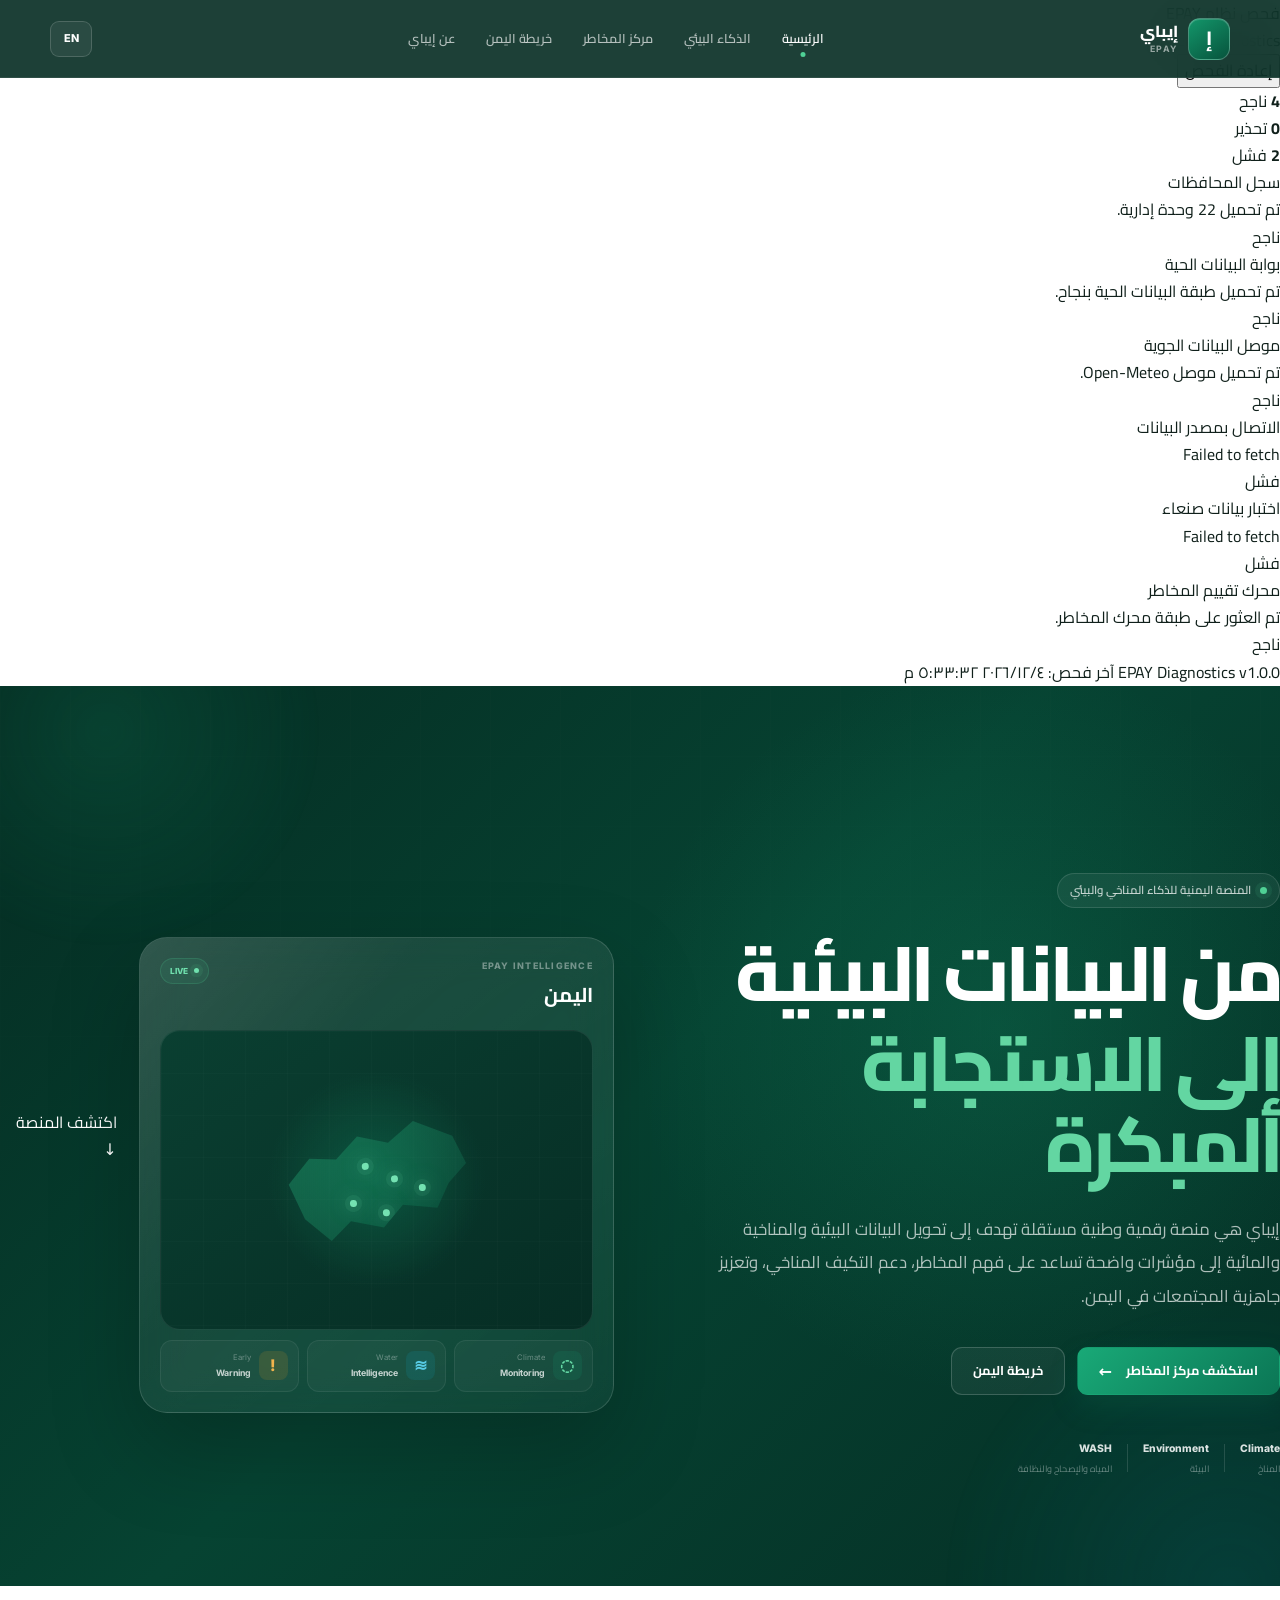
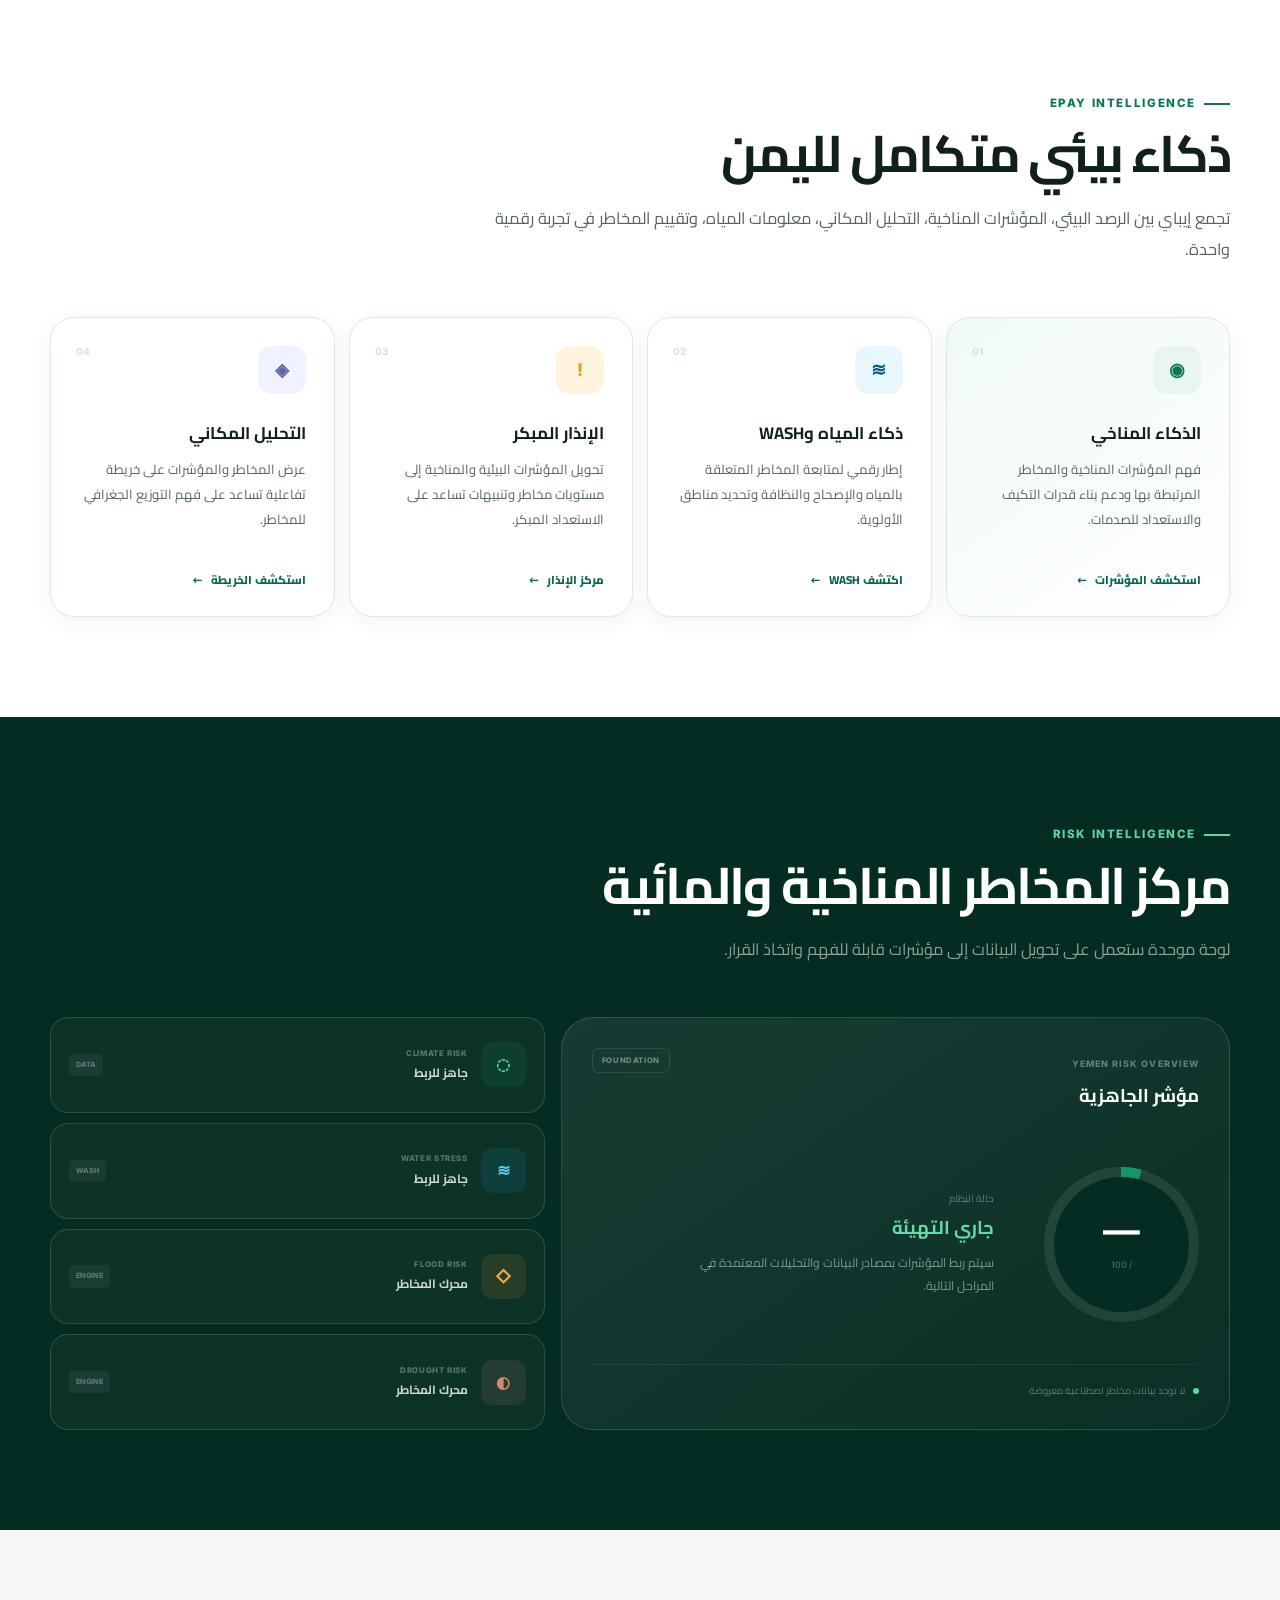
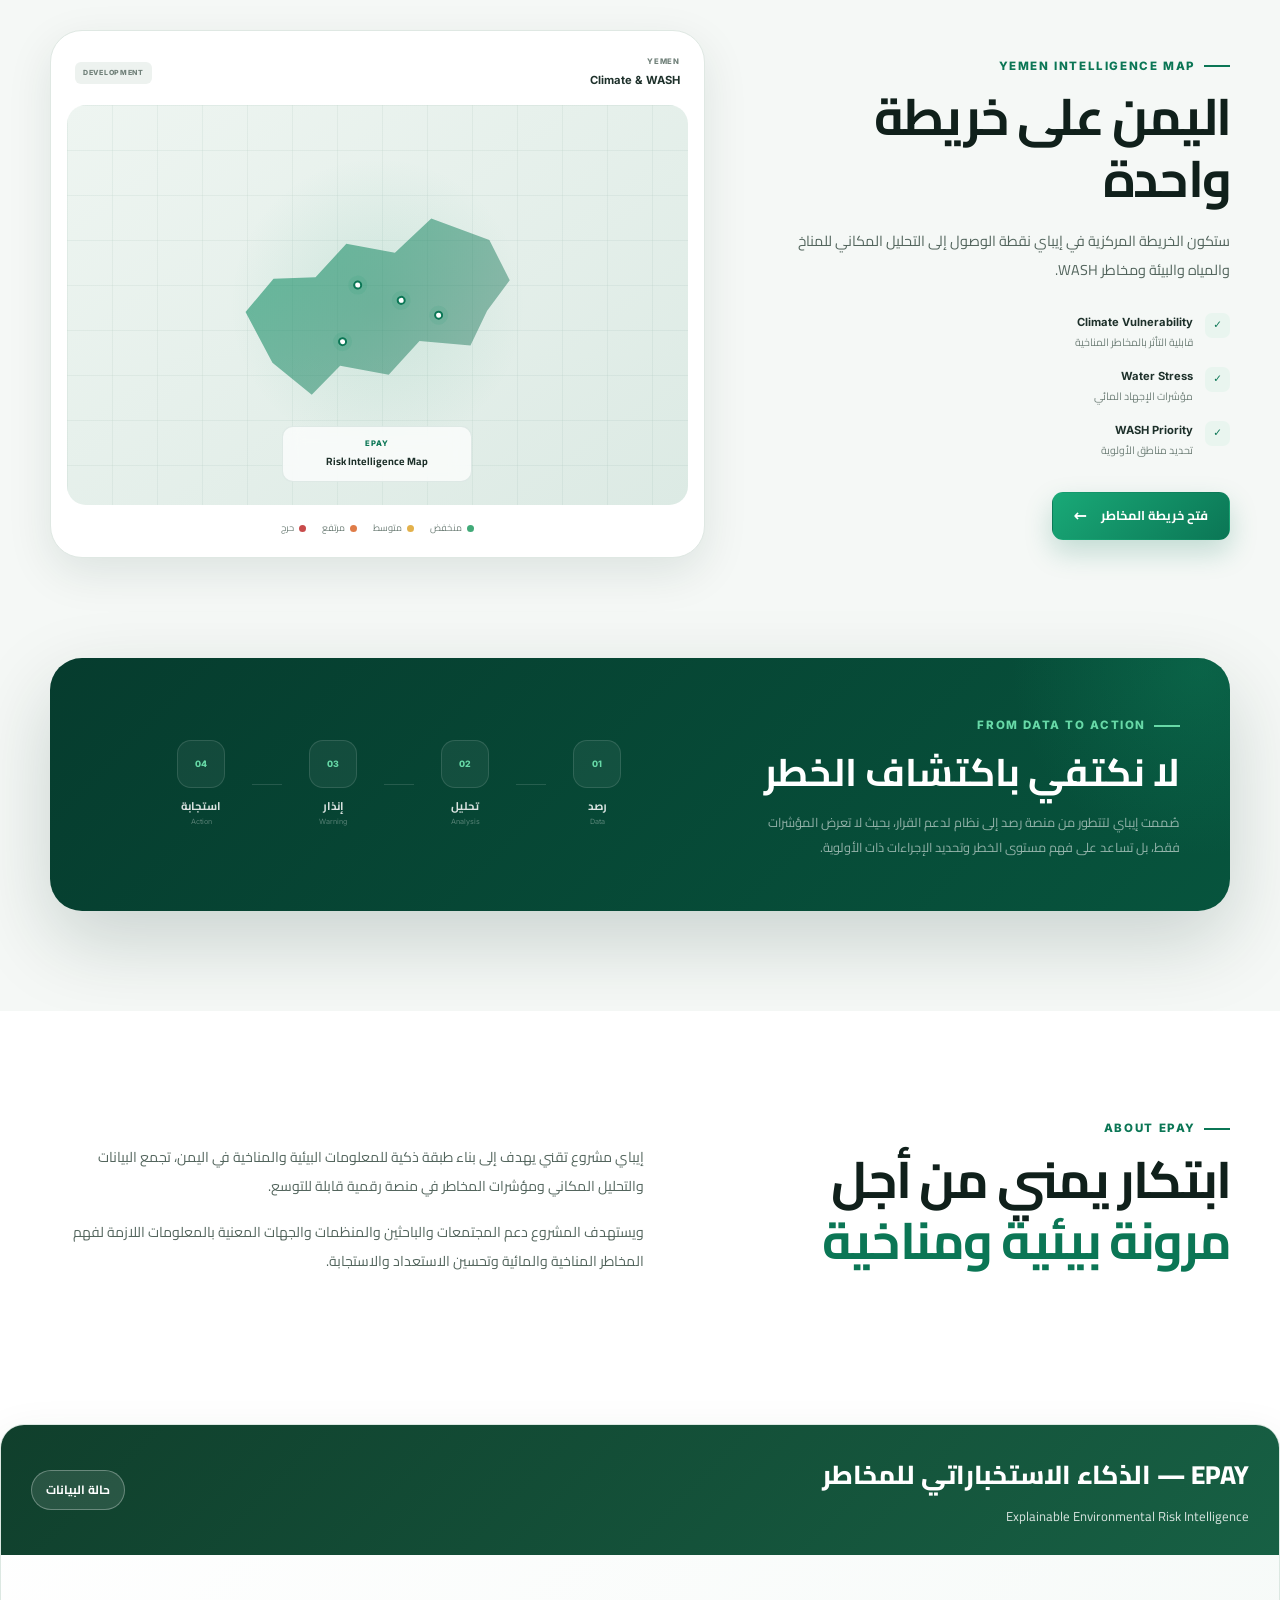
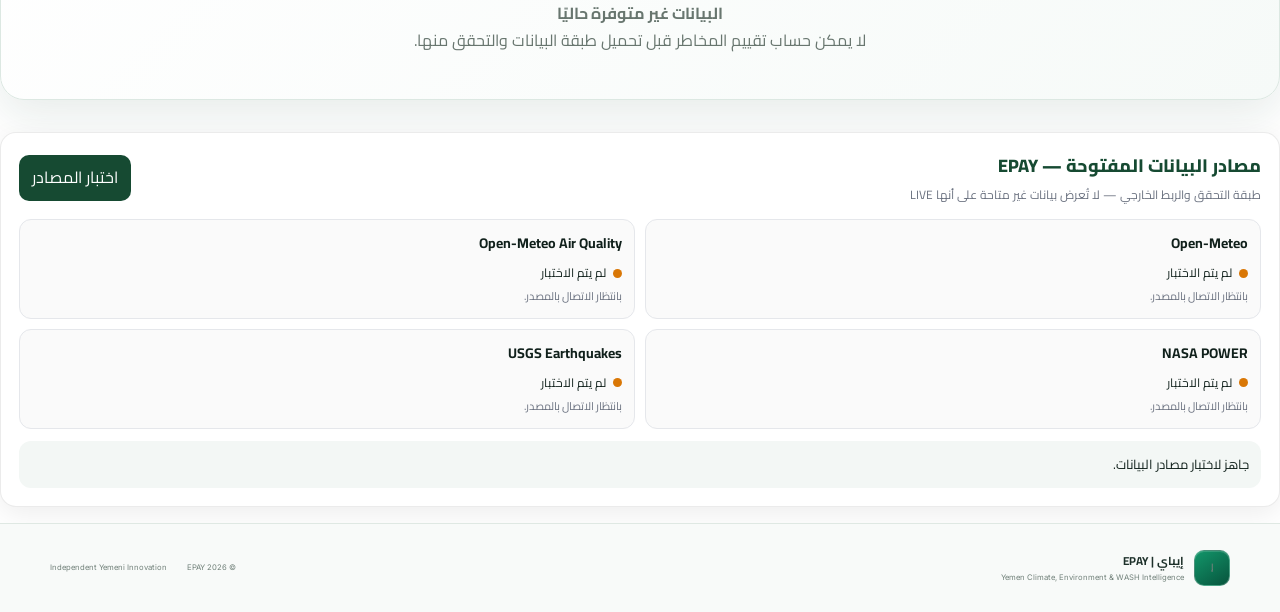
<file: index.html>
<!DOCTYPE html>
<html lang="ar" dir="rtl">
<head>
    <meta charset="UTF-8">

    <meta name="viewport"
          content="width=device-width, initial-scale=1.0, viewport-fit=cover">

    <meta name="theme-color" content="#0b5d45">

    <meta name="description"
          content="EPAY - Yemen Climate, Environment & WASH Intelligence Platform">

    <meta name="author" content="EPAY">

    <title>إيباي | EPAY — ذكاء المناخ والبيئة والمياه في اليمن</title>

    <!-- Google Fonts -->
    <link rel="preconnect" href="https://fonts.googleapis.com">
    <link rel="preconnect" href="https://fonts.gstatic.com" crossorigin>

    <link href="https://fonts.googleapis.com/css2?family=Cairo:wght@400;500;600;700;800&family=Inter:wght@400;500;600;700;800&display=swap"
          rel="stylesheet">

    <!-- Main stylesheet -->
    <link rel="stylesheet" href="css/style.css">
</head>

<body>

    <div id="epay-system-diagnostics"></div>

    <!-- =========================================================
         ACCESSIBILITY / LOADING
    ========================================================== -->

    <div id="pageLoader" class="page-loader" aria-hidden="true">
        <div class="loader-logo">EPAY</div>
        <div class="loader-line"></div>
        <span>جاري تحميل المنصة...</span>
    </div>


    <!-- =========================================================
         HEADER
    ========================================================== -->

    <header class="site-header" id="siteHeader">

        <div class="container header-inner">

            <a href="#home"
               class="brand"
               aria-label="EPAY - الصفحة الرئيسية">

                <div class="brand-mark">
                    <span>إ</span>
                </div>

                <div class="brand-text">
                    <strong>إيباي</strong>
                    <span>EPAY</span>
                </div>

            </a>


            <nav class="main-nav"
                 id="mainNav"
                 aria-label="التنقل الرئيسي">

                <a href="#home" class="nav-link active">
                    الرئيسية
                </a>

                <a href="#intelligence" class="nav-link">
                    الذكاء البيئي
                </a>

                <a href="#risk-center" class="nav-link">
                    مركز المخاطر
                </a>

                <a href="#map-preview" class="nav-link">
                    خريطة اليمن
                </a>

                <a href="#about" class="nav-link">
                    عن إيباي
                </a>

            </nav>


            <div class="header-actions">

                <button
                    class="language-button"
                    id="languageToggle"
                    type="button"
                    aria-label="تغيير اللغة">

                    <span id="languageLabel">EN</span>

                </button>


                <button
                    class="menu-button"
                    id="menuToggle"
                    type="button"
                    aria-label="فتح القائمة"
                    aria-expanded="false">

                    <span></span>
                    <span></span>
                    <span></span>

                </button>

            </div>

        </div>

    </header>


    <main id="mainContent">


        <!-- =====================================================
             HERO
        ====================================================== -->

        <section class="hero-section" id="home">

            <div class="hero-background">

                <div class="hero-orb hero-orb-one"></div>
                <div class="hero-orb hero-orb-two"></div>

                <div class="hero-grid"></div>

            </div>


            <div class="container hero-container">

                <div class="hero-content">

                    <div class="eyebrow">

                        <span class="status-dot"></span>

                        <span>
                            المنصة اليمنية للذكاء المناخي والبيئي
                        </span>

                    </div>


                    <h1>

                        من البيانات البيئية

                        <span>
                            إلى الاستجابة المبكرة
                        </span>

                    </h1>


                    <p class="hero-description">

                        إيباي هي منصة رقمية وطنية مستقلة تهدف إلى تحويل
                        البيانات البيئية والمناخية والمائية إلى مؤشرات
                        واضحة تساعد على فهم المخاطر، دعم التكيف المناخي،
                        وتعزيز جاهزية المجتمعات في اليمن.

                    </p>


                    <div class="hero-actions">

                        <a href="#risk-center"
                           class="button button-primary">

                            <span>استكشف مركز المخاطر</span>

                            <span class="button-arrow">←</span>

                        </a>


                        <a href="#map-preview"
                           class="button button-secondary">

                            <span>خريطة اليمن</span>

                        </a>

                    </div>


                    <div class="hero-trust">

                        <div class="trust-item">

                            <strong>Climate</strong>
                            <span>المناخ</span>

                        </div>

                        <div class="trust-divider"></div>

                        <div class="trust-item">

                            <strong>Environment</strong>
                            <span>البيئة</span>

                        </div>

                        <div class="trust-divider"></div>

                        <div class="trust-item">

                            <strong>WASH</strong>
                            <span>المياه والإصحاح والنظافة</span>

                        </div>

                    </div>

                </div>


                <!-- HERO VISUAL -->

                <div class="hero-visual">

                    <div class="intelligence-card">

                        <div class="card-top">

                            <div>

                                <span class="small-label">
                                    EPAY INTELLIGENCE
                                </span>

                                <h2>
                                    اليمن
                                </h2>

                            </div>

                            <div class="live-badge">

                                <span></span>
                                LIVE

                            </div>

                        </div>


                        <div class="mini-map">

                            <div class="map-glow"></div>

                            <div class="yemen-shape">

                                <span class="map-point point-one"></span>
                                <span class="map-point point-two"></span>
                                <span class="map-point point-three"></span>
                                <span class="map-point point-four"></span>
                                <span class="map-point point-five"></span>

                            </div>

                        </div>


                        <div class="mini-metrics">

                            <div class="mini-metric">

                                <span class="metric-icon climate-icon">
                                    ◌
                                </span>

                                <div>
                                    <small>Climate</small>
                                    <strong>Monitoring</strong>
                                </div>

                            </div>


                            <div class="mini-metric">

                                <span class="metric-icon water-icon">
                                    ≋
                                </span>

                                <div>
                                    <small>Water</small>
                                    <strong>Intelligence</strong>
                                </div>

                            </div>


                            <div class="mini-metric">

                                <span class="metric-icon warning-icon">
                                    !
                                </span>

                                <div>
                                    <small>Early</small>
                                    <strong>Warning</strong>
                                </div>

                            </div>

                        </div>

                    </div>

                </div>

            </div>


            <div class="scroll-indicator">

                <span>اكتشف المنصة</span>

                <span class="scroll-arrow">↓</span>

            </div>

        </section>


        <!-- =====================================================
             PLATFORM INTRO
        ====================================================== -->

        <section class="section section-intro"
                 id="intelligence">

            <div class="container">

                <div class="section-heading">

                    <div class="section-kicker">
                        EPAY INTELLIGENCE
                    </div>

                    <h2>
                        ذكاء بيئي متكامل لليمن
                    </h2>

                    <p>
                        تجمع إيباي بين الرصد البيئي، المؤشرات المناخية،
                        التحليل المكاني، معلومات المياه، وتقييم المخاطر
                        في تجربة رقمية واحدة.
                    </p>

                </div>


                <div class="feature-grid">


                    <article class="feature-card feature-card-main">

                        <div class="feature-icon">
                            ◉
                        </div>

                        <span class="feature-number">
                            01
                        </span>

                        <h3>
                            الذكاء المناخي
                        </h3>

                        <p>
                            فهم المؤشرات المناخية والمخاطر المرتبطة بها
                            ودعم بناء قدرات التكيف والاستعداد للصدمات.
                        </p>

                        <a href="#risk-center"
                           class="feature-link">
                            استكشف المؤشرات
                            <span>←</span>
                        </a>

                    </article>


                    <article class="feature-card">

                        <div class="feature-icon water-feature">
                            ≋
                        </div>

                        <span class="feature-number">
                            02
                        </span>

                        <h3>
                            ذكاء المياه وWASH
                        </h3>

                        <p>
                            إطار رقمي لمتابعة المخاطر المتعلقة بالمياه
                            والإصحاح والنظافة وتحديد مناطق الأولوية.
                        </p>

                        <a href="#risk-center"
                           class="feature-link">
                            اكتشف WASH
                            <span>←</span>
                        </a>

                    </article>


                    <article class="feature-card">

                        <div class="feature-icon warning-feature">
                            !
                        </div>

                        <span class="feature-number">
                            03
                        </span>

                        <h3>
                            الإنذار المبكر
                        </h3>

                        <p>
                            تحويل المؤشرات البيئية والمناخية إلى مستويات
                            مخاطر وتنبيهات تساعد على الاستعداد المبكر.
                        </p>

                        <a href="#risk-center"
                           class="feature-link">
                            مركز الإنذار
                            <span>←</span>
                        </a>

                    </article>


                    <article class="feature-card">

                        <div class="feature-icon map-feature">
                            ◈
                        </div>

                        <span class="feature-number">
                            04
                        </span>

                        <h3>
                            التحليل المكاني
                        </h3>

                        <p>
                            عرض المخاطر والمؤشرات على خريطة تفاعلية
                            تساعد على فهم التوزيع الجغرافي للمخاطر.
                        </p>

                        <a href="#map-preview"
                           class="feature-link">
                            استكشف الخريطة
                            <span>←</span>
                        </a>

                    </article>

                </div>

            </div>

        </section>


        <!-- =====================================================
             RISK CENTER
        ====================================================== -->

        <section class="section risk-section"
                 id="risk-center">

            <div class="container">

                <div class="section-heading heading-light">

                    <div class="section-kicker">
                        RISK INTELLIGENCE
                    </div>

                    <h2>
                        مركز المخاطر المناخية والمائية
                    </h2>

                    <p>
                        لوحة موحدة ستعمل على تحويل البيانات إلى مؤشرات
                        قابلة للفهم واتخاذ القرار.
                    </p>

                </div>


                <div class="risk-dashboard">


                    <div class="risk-overview-card">

                        <div class="risk-card-header">

                            <div>

                                <span>
                                    YEMEN RISK OVERVIEW
                                </span>

                                <h3>
                                    مؤشر الجاهزية
                                </h3>

                            </div>

                            <div class="prototype-label">
                                FOUNDATION
                            </div>

                        </div>


                        <div class="risk-score-area">

                            <div class="risk-ring">

                                <div class="risk-ring-inner">

                                    <strong id="readinessScore">
                                        —
                                    </strong>

                                    <span>
                                        / 100
                                    </span>

                                </div>

                            </div>


                            <div class="risk-summary">

                                <span class="risk-status-label">
                                    حالة النظام
                                </span>

                                <strong id="systemStatus">
                                    جاري التهيئة
                                </strong>

                                <p id="systemDescription">
                                    سيتم ربط المؤشرات بمصادر البيانات
                                    والتحليلات المعتمدة في المراحل التالية.
                                </p>

                            </div>

                        </div>


                        <div class="data-integrity">

                            <span class="integrity-dot"></span>

                            <span>
                                لا توجد بيانات مخاطر اصطناعية معروضة
                            </span>

                        </div>

                    </div>


                    <div class="indicator-stack">


                        <div class="indicator-card">

                            <div class="indicator-icon climate">
                                ◌
                            </div>

                            <div class="indicator-info">

                                <span>
                                    CLIMATE RISK
                                </span>

                                <strong>
                                    جاهز للربط
                                </strong>

                            </div>

                            <div class="indicator-state">
                                DATA
                            </div>

                        </div>


                        <div class="indicator-card">

                            <div class="indicator-icon water">
                                ≋
                            </div>

                            <div class="indicator-info">

                                <span>
                                    WATER STRESS
                                </span>

                                <strong>
                                    جاهز للربط
                                </strong>

                            </div>

                            <div class="indicator-state">
                                WASH
                            </div>

                        </div>


                        <div class="indicator-card">

                            <div class="indicator-icon flood">
                                ◇
                            </div>

                            <div class="indicator-info">

                                <span>
                                    FLOOD RISK
                                </span>

                                <strong>
                                    محرك المخاطر
                                </strong>

                            </div>

                            <div class="indicator-state">
                                ENGINE
                            </div>

                        </div>


                        <div class="indicator-card">

                            <div class="indicator-icon drought">
                                ◐
                            </div>

                            <div class="indicator-info">

                                <span>
                                    DROUGHT RISK
                                </span>

                                <strong>
                                    محرك المخاطر
                                </strong>

                            </div>

                            <div class="indicator-state">
                                ENGINE
                            </div>

                        </div>


                    </div>

                </div>

            </div>

        </section>


        <!-- =====================================================
             MAP PREVIEW
        ====================================================== -->

        <section class="section map-section"
                 id="map-preview">

            <div class="container">

                <div class="map-layout">


                    <div class="map-content">

                        <div class="section-kicker">
                            YEMEN INTELLIGENCE MAP
                        </div>

                        <h2>
                            اليمن على خريطة واحدة
                        </h2>

                        <p>
                            ستكون الخريطة المركزية في إيباي نقطة الوصول
                            إلى التحليل المكاني للمناخ والمياه والبيئة
                            ومخاطر WASH.
                        </p>


                        <div class="map-features">

                            <div class="map-feature-item">

                                <span class="map-feature-check">
                                    ✓
                                </span>

                                <div>
                                    <strong>
                                        Climate Vulnerability
                                    </strong>

                                    <span>
                                        قابلية التأثر بالمخاطر المناخية
                                    </span>
                                </div>

                            </div>


                            <div class="map-feature-item">

                                <span class="map-feature-check">
                                    ✓
                                </span>

                                <div>
                                    <strong>
                                        Water Stress
                                    </strong>

                                    <span>
                                        مؤشرات الإجهاد المائي
                                    </span>
                                </div>

                            </div>


                            <div class="map-feature-item">

                                <span class="map-feature-check">
                                    ✓
                                </span>

                                <div>
                                    <strong>
                                        WASH Priority
                                    </strong>

                                    <span>
                                        تحديد مناطق الأولوية
                                    </span>
                                </div>

                            </div>

                        </div>


                        <button
                            type="button"
                            class="button button-primary"
                            id="mapComingSoon">

                            فتح خريطة المخاطر

                            <span class="button-arrow">
                                ←
                            </span>

                        </button>

                    </div>


                    <div class="map-preview-card">

                        <div class="map-card-header">

                            <div>

                                <span>
                                    YEMEN
                                </span>

                                <strong>
                                    Climate & WASH
                                </strong>

                            </div>

                            <span class="map-status">
                                DEVELOPMENT
                            </span>

                        </div>


                        <div class="map-placeholder">

                            <div class="map-lines"></div>

                            <div class="map-yemen">

                                <span class="map-location l1"></span>
                                <span class="map-location l2"></span>
                                <span class="map-location l3"></span>
                                <span class="map-location l4"></span>

                            </div>

                            <div class="map-coming-label">
                                <span>EPAY</span>
                                <strong>
                                    Risk Intelligence Map
                                </strong>
                            </div>

                        </div>


                        <div class="map-legend">

                            <div>
                                <span class="legend-dot low"></span>
                                منخفض
                            </div>

                            <div>
                                <span class="legend-dot medium"></span>
                                متوسط
                            </div>

                            <div>
                                <span class="legend-dot high"></span>
                                مرتفع
                            </div>

                            <div>
                                <span class="legend-dot critical"></span>
                                حرج
                            </div>

                        </div>

                    </div>

                </div>

            </div>

        </section>


        <!-- =====================================================
             EARLY ACTION
        ====================================================== -->

        <section class="section action-section">

            <div class="container">

                <div class="action-panel">

                    <div class="action-content">

                        <div class="section-kicker">
                            FROM DATA TO ACTION
                        </div>

                        <h2>
                            لا نكتفي باكتشاف الخطر
                        </h2>

                        <p>
                            صُممت إيباي لتتطور من منصة رصد إلى نظام
                            لدعم القرار، بحيث لا تعرض المؤشرات فقط،
                            بل تساعد على فهم مستوى الخطر وتحديد
                            الإجراءات ذات الأولوية.
                        </p>

                    </div>


                    <div class="action-flow">

                        <div class="flow-step">

                            <span>01</span>
                            <strong>رصد</strong>
                            <small>Data</small>

                        </div>

                        <div class="flow-line"></div>

                        <div class="flow-step">

                            <span>02</span>
                            <strong>تحليل</strong>
                            <small>Analysis</small>

                        </div>

                        <div class="flow-line"></div>

                        <div class="flow-step">

                            <span>03</span>
                            <strong>إنذار</strong>
                            <small>Warning</small>

                        </div>

                        <div class="flow-line"></div>

                        <div class="flow-step">

                            <span>04</span>
                            <strong>استجابة</strong>
                            <small>Action</small>

                        </div>

                    </div>

                </div>

            </div>

        </section>


        <!-- =====================================================
             ABOUT
        ====================================================== -->

        <section class="section about-section"
                 id="about">

            <div class="container">

                <div class="about-grid">

                    <div>

                        <div class="section-kicker">
                            ABOUT EPAY
                        </div>

                        <h2>
                            ابتكار يمني من أجل
                            <span>مرونة بيئية ومناخية</span>
                        </h2>

                    </div>


                    <div>

                        <p>
                            إيباي مشروع تقني يهدف إلى بناء طبقة ذكية
                            للمعلومات البيئية والمناخية في اليمن،
                            تجمع البيانات والتحليل المكاني ومؤشرات
                            المخاطر في منصة رقمية قابلة للتوسع.
                        </p>

                        <p>
                            ويستهدف المشروع دعم المجتمعات والباحثين
                            والمنظمات والجهات المعنية بالمعلومات
                            اللازمة لفهم المخاطر المناخية والمائية
                            وتحسين الاستعداد والاستجابة.
                        </p>

                    </div>

                </div>

            </div>

        </section>


    </main>


    <!-- =========================================================
         FOOTER
    ========================================================== -->

    <footer class="site-footer">

        <div class="container footer-inner">

            <div class="footer-brand">

                <div class="brand-mark">
                    <span>إ</span>
                </div>

                <div>

                    <strong>
                        إيباي | EPAY
                    </strong>

                    <span>
                        Yemen Climate, Environment & WASH Intelligence
                    </span>

                </div>

            </div>


            <div class="footer-meta">

                <span>
                    © <span id="currentYear"></span> EPAY
                </span>

                <span>
                    Independent Yemeni Innovation
                </span>

            </div>

        </div>

    </footer>


    <!-- Main JavaScript -->
<script src="js/governorate-data.js"></script>
<script src="js/live-data.js"></script>
<script src="js/weather-provider.js"></script>
<script src="js/validation-engine.js"></script>
<script src="js/data-layer.js"></script>
<script src="js/climate-engine.js"></script>
<script src="js/wash-engine.js"></script>
<script src="js/risk-engine.js"></script>
    <script src="js/risk-intelligence-ui.js"></script>
<script src="js/system-diagnostics.js"></script>
    <script src="js/open-data-adapters.js"></script>
    <script src="js/epay-unified-data-bridge.js"></script>
    <script src="js/epay-data-status-panel.js"></script>
<script src="js/app.js"></script>    
    
    
 

</body>
                  </html>
</file>
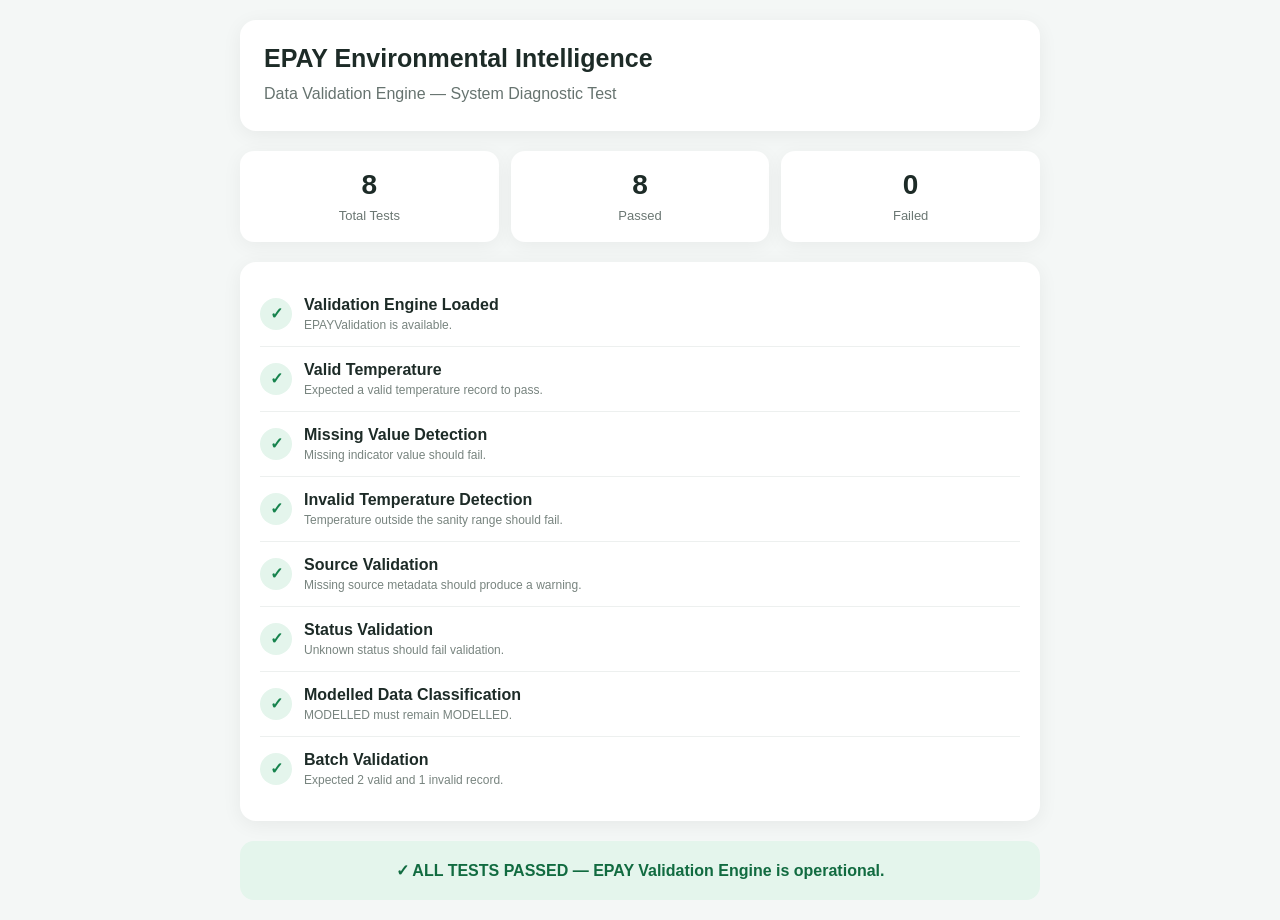
<file: test/validation-test.html>
<!DOCTYPE html>
<html lang="en" dir="ltr">
<head>
  <meta charset="UTF-8">

  <meta
    name="viewport"
    content="width=device-width, initial-scale=1.0"
  >

  <title>EPAY Validation Test</title>

  <style>
    * {
      box-sizing: border-box;
    }

    body {
      margin: 0;
      padding: 20px;
      font-family: Arial, sans-serif;
      background: #f4f7f6;
      color: #1d2b27;
    }

    .container {
      width: 100%;
      max-width: 800px;
      margin: 0 auto;
    }

    .header {
      background: #ffffff;
      border-radius: 16px;
      padding: 24px;
      margin-bottom: 20px;
      box-shadow: 0 4px 20px rgba(0, 0, 0, 0.06);
    }

    .header h1 {
      margin: 0 0 8px;
      font-size: 25px;
    }

    .header p {
      margin: 0;
      color: #66736f;
      line-height: 1.6;
    }

    .summary {
      display: grid;
      grid-template-columns: repeat(3, 1fr);
      gap: 12px;
      margin-bottom: 20px;
    }

    .summary-card {
      background: #ffffff;
      border-radius: 14px;
      padding: 18px;
      text-align: center;
      box-shadow: 0 4px 20px rgba(0, 0, 0, 0.05);
    }

    .summary-card strong {
      display: block;
      font-size: 28px;
      margin-bottom: 5px;
    }

    .summary-card span {
      color: #6b7773;
      font-size: 13px;
    }

    .tests {
      background: #ffffff;
      border-radius: 16px;
      padding: 20px;
      box-shadow: 0 4px 20px rgba(0, 0, 0, 0.06);
    }

    .test {
      display: flex;
      align-items: center;
      gap: 12px;
      padding: 14px 0;
      border-bottom: 1px solid #edf0ef;
    }

    .test:last-child {
      border-bottom: none;
    }

    .icon {
      width: 32px;
      height: 32px;
      border-radius: 50%;
      display: flex;
      align-items: center;
      justify-content: center;
      font-weight: bold;
      flex-shrink: 0;
    }

    .pass {
      background: #e4f5ec;
      color: #16834d;
    }

    .fail {
      background: #fde8e8;
      color: #c62828;
    }

    .test-name {
      font-weight: 600;
    }

    .test-detail {
      display: block;
      margin-top: 4px;
      font-size: 12px;
      color: #78847f;
    }

    .final-result {
      margin-top: 20px;
      border-radius: 14px;
      padding: 20px;
      text-align: center;
      font-weight: bold;
    }

    .success {
      background: #e4f5ec;
      color: #116b40;
    }

    .failure {
      background: #fde8e8;
      color: #a61b1b;
    }

    .loading {
      text-align: center;
      padding: 30px;
      color: #66736f;
    }

    @media (max-width: 600px) {
      body {
        padding: 12px;
      }

      .summary {
        grid-template-columns: 1fr;
      }

      .header h1 {
        font-size: 21px;
      }
    }
  </style>
</head>

<body>

  <div class="container">

    <div class="header">
      <h1>EPAY Environmental Intelligence</h1>
      <p>
        Data Validation Engine — System Diagnostic Test
      </p>
    </div>

    <div id="loading" class="loading">
      Running validation tests...
    </div>

    <div id="content" style="display:none;">

      <div class="summary">

        <div class="summary-card">
          <strong id="total">0</strong>
          <span>Total Tests</span>
        </div>

        <div class="summary-card">
          <strong id="passed">0</strong>
          <span>Passed</span>
        </div>

        <div class="summary-card">
          <strong id="failed">0</strong>
          <span>Failed</span>
        </div>

      </div>

      <div class="tests" id="tests"></div>

      <div id="finalResult" class="final-result"></div>

    </div>

  </div>

  <!--
    IMPORTANT:
    validation-engine.js must be loaded first.
  -->

  <script src="../js/validation-engine.js"></script>

  <script>

    (function () {

      "use strict";

      const tests = [];
      let passed = 0;
      let failed = 0;

      function addTest(name, success, detail) {

        tests.push({
          name: name,
          success: success,
          detail: detail || ""
        });

        if (success) {
          passed++;
        } else {
          failed++;
        }
      }

      function runTests() {

        /*
         * TEST 1
         * Engine availability
         */

        const engineAvailable =
          typeof window.EPAYValidation === "object";

        addTest(
          "Validation Engine Loaded",
          engineAvailable,
          engineAvailable
            ? "EPAYValidation is available."
            : "EPAYValidation was not loaded."
        );

        if (!engineAvailable) {
          renderResults();
          return;
        }

        const validator =
          window.EPAYValidation;

        /*
         * TEST 2
         * Valid temperature
         */

        const validTemperature = {
          indicatorId: "temperature",
          value: 27,
          unit: "°C",
          timestamp: new Date().toISOString(),
          sourceId: "open-weather",
          sourceName: "OpenWeather",
          status: "VERIFIED",
          maxAgeHours: 24
        };

        const result1 =
          validator.validateRecord(
            validTemperature
          );

        addTest(
          "Valid Temperature",
          result1.valid === true,
          "Expected a valid temperature record to pass."
        );

        /*
         * TEST 3
         * Missing value
         */

        const missingValue = {
          indicatorId: "temperature",
          value: null,
          unit: "°C",
          timestamp: new Date().toISOString(),
          sourceId: "open-weather",
          sourceName: "OpenWeather",
          status: "VERIFIED",
          maxAgeHours: 24
        };

        const result2 =
          validator.validateRecord(
            missingValue
          );

        addTest(
          "Missing Value Detection",
          result2.valid === false,
          "Missing indicator value should fail."
        );

        /*
         * TEST 4
         * Impossible temperature
         */

        const invalidTemperature = {
          indicatorId: "temperature",
          value: 500,
          unit: "°C",
          timestamp: new Date().toISOString(),
          sourceId: "open-weather",
          sourceName: "OpenWeather",
          status: "LIVE",
          maxAgeHours: 24
        };

        const result3 =
          validator.validateRecord(
            invalidTemperature
          );

        addTest(
          "Invalid Temperature Detection",
          result3.valid === false,
          "Temperature outside the sanity range should fail."
        );

        /*
         * TEST 5
         * Missing source
         */

        const missingSource = {
          indicatorId: "rainfall",
          value: 20,
          unit: "mm",
          timestamp: new Date().toISOString(),
          sourceId: "",
          sourceName: "",
          status: "LIVE",
          maxAgeHours: 24
        };

        const result4 =
          validator.validateRecord(
            missingSource
          );

        addTest(
          "Source Validation",
          result4.warnings.length > 0,
          "Missing source metadata should produce a warning."
        );

        /*
         * TEST 6
         * Unknown status
         */

        const unknownStatus = {
          indicatorId: "rainfall",
          value: 20,
          unit: "mm",
          timestamp: new Date().toISOString(),
          sourceId: "open-weather",
          sourceName: "OpenWeather",
          status: "UNKNOWN_STATUS",
          maxAgeHours: 24
        };

        const result5 =
          validator.validateRecord(
            unknownStatus
          );

        addTest(
          "Status Validation",
          result5.valid === false,
          "Unknown status should fail validation."
        );

        /*
         * TEST 7
         * Modelled risk
         */

        const modelledRisk = {
          indicatorId: "flood-risk",
          value: 72,
          unit: "risk_score_0_100",
          timestamp: new Date().toISOString(),
          sourceId: "open-weather",
          sourceName: "OpenWeather",
          status: "MODELLED",
          maxAgeHours: 24
        };

        const result6 =
          validator.validateRecord(
            modelledRisk
          );

        addTest(
          "Modelled Data Classification",
          result6.valid === true &&
          result6.status === "MODELLED",
          "MODELLED must remain MODELLED."
        );

        /*
         * TEST 8
         * Batch validation
         */

        const batchResult =
          validator.validateBatch([
            validTemperature,
            modelledRisk,
            missingValue
          ]);

        addTest(
          "Batch Validation",
          batchResult.total === 3 &&
          batchResult.validRecords === 2 &&
          batchResult.invalidRecords === 1,
          "Expected 2 valid and 1 invalid record."
        );

        renderResults();
      }

      function renderResults() {

        document.getElementById(
          "loading"
        ).style.display = "none";

        document.getElementById(
          "content"
        ).style.display = "block";

        document.getElementById(
          "total"
        ).textContent = tests.length;

        document.getElementById(
          "passed"
        ).textContent = passed;

        document.getElementById(
          "failed"
        ).textContent = failed;

        const testsContainer =
          document.getElementById("tests");

        testsContainer.innerHTML = "";

        tests.forEach(function (test) {

          const row =
            document.createElement("div");

          row.className = "test";

          const icon =
            document.createElement("div");

          icon.className =
            "icon " +
            (test.success
              ? "pass"
              : "fail");

          icon.textContent =
            test.success
              ? "✓"
              : "✕";

          const text =
            document.createElement("div");

          const name =
            document.createElement("div");

          name.className = "test-name";

          name.textContent =
            test.name;

          const detail =
            document.createElement("span");

          detail.className =
            "test-detail";

          detail.textContent =
            test.detail;

          text.appendChild(name);
          text.appendChild(detail);

          row.appendChild(icon);
          row.appendChild(text);

          testsContainer.appendChild(row);

        });

        const finalResult =
          document.getElementById(
            "finalResult"
          );

        if (
          tests.length > 0 &&
          failed === 0
        ) {

          finalResult.className =
            "final-result success";

          finalResult.textContent =
            "✓ ALL TESTS PASSED — EPAY Validation Engine is operational.";

        } else {

          finalResult.className =
            "final-result failure";

          finalResult.textContent =
            "✕ TEST FAILURE — Do not proceed until the failed test is resolved.";

        }
      }

      /*
       * Start after page load.
       */

      window.addEventListener(
        "load",
        runTests
      );

    })();

  </script>

</body>
</html>
</file>
<file: css/style.css>
/* =========================================================
   EPAY — YEMEN CLIMATE, ENVIRONMENT & WASH INTELLIGENCE
   Core Design System
========================================================= */

:root {

    --green-950: #052c22;
    --green-900: #063c2e;
    --green-800: #07543d;
    --green-700: #08664a;
    --green-600: #0b7655;
    --green-500: #13966a;

    --green-soft: #e9f5ef;

    --water-700: #075985;
    --water-500: #0ea5c6;
    --water-soft: #e8f7fb;

    --ink-950: #10201b;
    --ink-800: #1d302a;
    --ink-700: #344840;
    --ink-600: #53655d;
    --ink-500: #71817a;

    --surface: #ffffff;
    --surface-soft: #f5f8f6;
    --surface-muted: #edf2ef;

    --border: #dfe8e3;
    --border-dark: rgba(255,255,255,.13);

    --warning: #e99a21;
    --warning-soft: #fff4dd;

    --danger: #d94b4b;
    --danger-soft: #ffeded;

    --success: #15966a;

    --shadow-sm:
        0 5px 20px rgba(8, 50, 36, .06);

    --shadow-md:
        0 15px 45px rgba(8, 50, 36, .10);

    --shadow-lg:
        0 30px 80px rgba(5, 44, 34, .18);

    --radius-sm: 10px;
    --radius-md: 16px;
    --radius-lg: 24px;
    --radius-xl: 32px;

    --container: 1180px;

    --transition:
        180ms ease;

}


/* =========================================================
   RESET
========================================================= */

*,
*::before,
*::after {
    box-sizing: border-box;
}


html {
    scroll-behavior: smooth;
    scroll-padding-top: 84px;
}


body {

    margin: 0;

    min-width: 320px;

    background: var(--surface);

    color: var(--ink-950);

    font-family:
        "Cairo",
        system-ui,
        -apple-system,
        BlinkMacSystemFont,
        "Segoe UI",
        sans-serif;

    line-height: 1.7;

    -webkit-font-smoothing: antialiased;

}


body.menu-open {
    overflow: hidden;
}


img,
svg {
    display: block;
    max-width: 100%;
}


button,
input,
textarea,
select {
    font: inherit;
}


button,
a {
    -webkit-tap-highlight-color: transparent;
}


a {
    color: inherit;
    text-decoration: none;
}


button {
    cursor: pointer;
}


/* =========================================================
   UTILITIES
========================================================= */

.container {

    width: min(
        calc(100% - 40px),
        var(--container)
    );

    margin-inline: auto;

}


.section {

    position: relative;

    padding-block: 100px;

}


.section-heading {

    max-width: 760px;

    margin-bottom: 52px;

}


.section-heading h2,
.map-content h2,
.about-section h2 {

    margin: 10px 0 18px;

    color: var(--ink-950);

    font-size:
        clamp(2rem, 4vw, 3.25rem);

    line-height: 1.2;

    letter-spacing: -.035em;

}


.section-heading p {

    margin: 0;

    color: var(--ink-600);

    font-size: 1.02rem;

    line-height: 1.9;

}


.section-kicker {

    display: inline-flex;

    align-items: center;

    gap: 8px;

    color: var(--green-600);

    font-family: "Inter", sans-serif;

    font-size: .72rem;

    font-weight: 800;

    letter-spacing: .14em;

}


.section-kicker::before {

    content: "";

    width: 26px;

    height: 2px;

    background: currentColor;

}


/* =========================================================
   PAGE LOADER
========================================================= */

.page-loader {

    position: fixed;

    inset: 0;

    z-index: 9999;

    display: flex;

    flex-direction: column;

    align-items: center;

    justify-content: center;

    gap: 14px;

    background: var(--green-950);

    color: white;

    transition:
        opacity 400ms ease,
        visibility 400ms ease;

}


.page-loader.loaded {

    opacity: 0;

    visibility: hidden;

    pointer-events: none;

}


.loader-logo {

    font-family: "Inter", sans-serif;

    font-size: 2rem;

    font-weight: 800;

    letter-spacing: .12em;

}


.loader-line {

    width: 120px;

    height: 2px;

    overflow: hidden;

    background: rgba(255,255,255,.15);

}


.loader-line::after {

    content: "";

    display: block;

    width: 50%;

    height: 100%;

    background: #52c995;

    animation: loaderMove 900ms ease-in-out infinite alternate;

}


.page-loader span {

    color: rgba(255,255,255,.6);

    font-size: .78rem;

}


@keyframes loaderMove {

    from {
        transform: translateX(0);
    }

    to {
        transform: translateX(100%);
    }

}


/* =========================================================
   HEADER
========================================================= */

.site-header {

    position: fixed;

    inset:
        0 0 auto 0;

    z-index: 1000;

    height: 78px;

    background:
        rgba(5, 44, 34, .90);

    border-bottom:
        1px solid rgba(255,255,255,.08);

    backdrop-filter: blur(18px);

    -webkit-backdrop-filter: blur(18px);

    transition:
        background var(--transition),
        box-shadow var(--transition);

}


.site-header.scrolled {

    background:
        rgba(5, 44, 34, .97);

    box-shadow:
        0 10px 35px rgba(0,0,0,.12);

}


.header-inner {

    height: 100%;

    display: flex;

    align-items: center;

    justify-content: space-between;

    gap: 30px;

}


.brand {

    display: inline-flex;

    align-items: center;

    gap: 10px;

    flex-shrink: 0;

}


.brand-mark {

    width: 42px;

    height: 42px;

    display: grid;

    place-items: center;

    border:
        1px solid rgba(255,255,255,.25);

    border-radius: 12px;

    background:
        linear-gradient(
            145deg,
            #13966a,
            #07543d
        );

    color: white;

    font-size: 1.2rem;

    font-weight: 800;

    box-shadow:
        inset 0 1px 0 rgba(255,255,255,.15);

}


.brand-text {

    display: flex;

    flex-direction: column;

    line-height: 1.1;

}


.brand-text strong {

    color: white;

    font-size: 1rem;

    font-weight: 800;

}


.brand-text span {

    margin-top: 3px;

    color: rgba(255,255,255,.55);

    font-family: "Inter", sans-serif;

    font-size: .55rem;

    font-weight: 700;

    letter-spacing: .18em;

}


.main-nav {

    display: flex;

    align-items: center;

    gap: 5px;

}


.nav-link {

    position: relative;

    padding:
        9px 13px;

    color:
        rgba(255,255,255,.67);

    font-size: .79rem;

    font-weight: 600;

    transition:
        color var(--transition);

}


.nav-link:hover,
.nav-link.active {

    color: white;

}


.nav-link.active::after {

    content: "";

    position: absolute;

    right: 50%;

    bottom: 1px;

    width: 5px;

    height: 5px;

    border-radius: 50%;

    background: #4fd095;

    transform:
        translateX(50%);

}


.header-actions {

    display: flex;

    align-items: center;

    gap: 10px;

}


.language-button {

    min-width: 42px;

    height: 36px;

    padding: 0 10px;

    border:
        1px solid rgba(255,255,255,.16);

    border-radius: 9px;

    background:
        rgba(255,255,255,.06);

    color: white;

    font-family: "Inter", sans-serif;

    font-size: .68rem;

    font-weight: 800;

    transition:
        background var(--transition);

}


.language-button:hover {

    background:
        rgba(255,255,255,.12);

}


.menu-button {

    display: none;

    width: 40px;

    height: 40px;

    padding: 9px;

    border: 0;

    background: transparent;

}


.menu-button span {

    display: block;

    height: 2px;

    margin: 5px 0;

    border-radius: 2px;

    background: white;

    transition:
        transform var(--transition),
        opacity var(--transition);

}


/* =========================================================
   HERO
========================================================= */

.hero-section {

    position: relative;

    min-height:
        max(760px, 100svh);

    overflow: hidden;

    display: flex;

    align-items: center;

    background:
        radial-gradient(
            circle at 78% 38%,
            rgba(20,150,106,.24),
            transparent 32%
        ),
        linear-gradient(
            135deg,
            #052c22 0%,
            #064332 48%,
            #052f25 100%
        );

    color: white;

}


.hero-background {

    position: absolute;

    inset: 0;

    pointer-events: none;

}


.hero-grid {

    position: absolute;

    inset: 0;

    opacity: .11;

    background-image:
        linear-gradient(
            rgba(255,255,255,.08) 1px,
            transparent 1px
        ),
        linear-gradient(
            90deg,
            rgba(255,255,255,.08) 1px,
            transparent 1px
        );

    background-size:
        70px 70px;

    mask-image:
        linear-gradient(
            to bottom,
            black,
            transparent 90%
        );

}


.hero-orb {

    position: absolute;

    border-radius: 50%;

    filter: blur(2px);

}


.hero-orb-one {

    width: 450px;

    height: 450px;

    top: -180px;

    left: -120px;

    background:
        radial-gradient(
            circle,
            rgba(19,150,106,.18),
            transparent 68%
        );

}


.hero-orb-two {

    width: 600px;

    height: 600px;

    right: -250px;

    bottom: -300px;

    background:
        radial-gradient(
            circle,
            rgba(14,165,198,.12),
            transparent 68%
        );

}


.hero-container {

    position: relative;

    z-index: 2;

    width: min(
        calc(100% - 40px),
        var(--container)
    );

    margin-inline: auto;

    padding-top: 78px;

    display: grid;

    grid-template-columns:
        minmax(0, 1.05fr)
        minmax(380px, .95fr);

    align-items: center;

    gap: 70px;

}


.hero-content {

    max-width: 680px;

}


.eyebrow {

    display: inline-flex;

    align-items: center;

    gap: 9px;

    margin-bottom: 25px;

    padding:
        7px 12px;

    border:
        1px solid rgba(255,255,255,.12);

    border-radius: 999px;

    background:
        rgba(255,255,255,.055);

    color:
        rgba(255,255,255,.76);

    font-size: .72rem;

    font-weight: 600;

}


.status-dot {

    width: 7px;

    height: 7px;

    border-radius: 50%;

    background: #4fd095;

    box-shadow:
        0 0 0 5px rgba(79,208,149,.10);

}


.hero-content h1 {

    max-width: 720px;

    margin: 0;

    color: white;

    font-size:
        clamp(2.8rem, 6vw, 5.35rem);

    font-weight: 800;

    line-height: 1.06;

    letter-spacing: -.055em;

}


.hero-content h1 span {

    display: block;

    margin-top: 8px;

    color: #63d6a2;

}


.hero-description {

    max-width: 630px;

    margin:
        27px 0 0;

    color:
        rgba(255,255,255,.68);

    font-size:
        clamp(.95rem, 1.4vw, 1.05rem);

    line-height: 2;

}


.hero-actions {

    display: flex;

    flex-wrap: wrap;

    gap: 12px;

    margin-top: 34px;

}


.button {

    min-height: 48px;

    display: inline-flex;

    align-items: center;

    justify-content: center;

    gap: 14px;

    padding:
        0 21px;

    border:
        1px solid transparent;

    border-radius: 11px;

    font-size: .8rem;

    font-weight: 700;

    transition:
        transform var(--transition),
        background var(--transition),
        border-color var(--transition),
        box-shadow var(--transition);

}


.button:hover {

    transform: translateY(-2px);

}


.button-primary {

    background:
        linear-gradient(
            135deg,
            #19a977,
            #0b7655
        );

    color: white;

    box-shadow:
        0 12px 28px rgba(9,118,85,.22);

}


.button-primary:hover {

    box-shadow:
        0 16px 35px rgba(9,118,85,.30);

}


.button-secondary {

    border-color:
        rgba(255,255,255,.18);

    background:
        rgba(255,255,255,.055);

    color: white;

}


.button-secondary:hover {

    background:
        rgba(255,255,255,.10);

}


.button-arrow {

    font-size: 1rem;

}


.hero-trust {

    display: flex;

    align-items: center;

    gap: 15px;

    margin-top: 45px;

}


.trust-item {

    display: flex;

    flex-direction: column;

}


.trust-item strong {

    color: rgba(255,255,255,.86);

    font-family: "Inter", sans-serif;

    font-size: .65rem;

    font-weight: 800;

}


.trust-item span {

    margin-top: 3px;

    color: rgba(255,255,255,.40);

    font-size: .57rem;

}


.trust-divider {

    width: 1px;

    height: 28px;

    background:
        rgba(255,255,255,.13);

}


/* =========================================================
   HERO VISUAL
========================================================= */

.hero-visual {

    display: flex;

    justify-content: center;

}


.intelligence-card {

    position: relative;

    width: min(100%, 475px);

    padding: 20px;

    overflow: hidden;

    border:
        1px solid rgba(255,255,255,.14);

    border-radius:
        28px;

    background:
        linear-gradient(
            145deg,
            rgba(255,255,255,.10),
            rgba(255,255,255,.035)
        );

    box-shadow:
        0 35px 90px rgba(0,0,0,.22);

    backdrop-filter:
        blur(20px);

    -webkit-backdrop-filter:
        blur(20px);

}


.intelligence-card::before {

    content: "";

    position: absolute;

    inset: 0;

    pointer-events: none;

    background:
        linear-gradient(
            125deg,
            rgba(255,255,255,.08),
            transparent 35%
        );

}


.card-top {

    position: relative;

    z-index: 2;

    display: flex;

    align-items: flex-start;

    justify-content: space-between;

}


.small-label {

    display: block;

    color:
        rgba(255,255,255,.40);

    font-family: "Inter", sans-serif;

    font-size: .56rem;

    font-weight: 800;

    letter-spacing: .14em;

}


.card-top h2 {

    margin: 5px 0 0;

    color: white;

    font-size: 1.25rem;

}


.live-badge {

    display: inline-flex;

    align-items: center;

    gap: 6px;

    padding:
        5px 9px;

    border:
        1px solid rgba(79,208,149,.18);

    border-radius: 999px;

    background:
        rgba(79,208,149,.08);

    color: #70e0ae;

    font-family: "Inter", sans-serif;

    font-size: .52rem;

    font-weight: 800;

}


.live-badge span {

    width: 5px;

    height: 5px;

    border-radius: 50%;

    background: currentColor;

    box-shadow:
        0 0 0 4px rgba(79,208,149,.10);

}


/* =========================================================
   MINI MAP
========================================================= */

.mini-map {

    position: relative;

    height: 300px;

    margin-top: 18px;

    overflow: hidden;

    border:
        1px solid rgba(255,255,255,.08);

    border-radius: 20px;

    background:
        radial-gradient(
            circle at 50% 50%,
            rgba(19,150,106,.13),
            transparent 42%
        ),
        linear-gradient(
            145deg,
            #0a3f31,
            #062d24
        );

}


.mini-map::before {

    content: "";

    position: absolute;

    inset: 0;

    opacity: .22;

    background-image:
        linear-gradient(
            rgba(255,255,255,.08) 1px,
            transparent 1px
        ),
        linear-gradient(
            90deg,
            rgba(255,255,255,.08) 1px,
            transparent 1px
        );

    background-size: 42px 42px;

}


.map-glow {

    position: absolute;

    width: 220px;

    height: 220px;

    left: 50%;

    top: 50%;

    border-radius: 50%;

    transform:
        translate(-50%, -50%);

    background:
        radial-gradient(
            circle,
            rgba(19,150,106,.23),
            transparent 68%
        );

}


.yemen-shape {

    position: absolute;

    width: 190px;

    height: 150px;

    left: 50%;

    top: 50%;

    transform:
        translate(-50%, -50%)
        rotate(-5deg);

    background:
        linear-gradient(
            135deg,
            rgba(38,177,124,.42),
            rgba(11,118,85,.18)
        );

    clip-path:
        polygon(
            4% 48%,
            16% 32%,
            30% 34%,
            42% 20%,
            58% 26%,
            72% 13%,
            92% 25%,
            98% 44%,
            88% 56%,
            81% 72%,
            63% 68%,
            52% 82%,
            35% 76%,
            24% 88%,
            11% 72%
        );

    box-shadow:
        0 0 60px rgba(19,150,106,.25);

}


.map-point {

    position: absolute;

    width: 7px;

    height: 7px;

    border-radius: 50%;

    background: #74e2b2;

    box-shadow:
        0 0 0 5px rgba(116,226,178,.08),
        0 0 20px rgba(116,226,178,.7);

    animation:
        pointPulse 2.5s infinite;

}


.point-one {
    top: 38%;
    left: 43%;
}

.point-two {
    top: 48%;
    left: 58%;
    animation-delay: .5s;
}

.point-three {
    top: 62%;
    left: 35%;
    animation-delay: 1s;
}

.point-four {
    top: 55%;
    left: 72%;
    animation-delay: 1.5s;
}

.point-five {
    top: 70%;
    left: 52%;
    animation-delay: 2s;
}


@keyframes pointPulse {

    0%,
    100% {
        transform: scale(1);
        opacity: .8;
    }

    50% {
        transform: scale(1.35);
        opacity: 1;
    }

}


/* =========================================================
   MINI METRICS
========================================================= */

.mini-metrics {

    position: relative;

    display: grid;

    grid-template-columns:
        repeat(3, 1fr);

    gap: 8px;

    margin-top: 10px;

}


.mini-metric {

    min-width: 0;

    display: flex;

    align-items: center;

    gap: 8px;

    padding:
        10px;

    border:
        1px solid rgba(255,255,255,.07);

    border-radius: 12px;

    background:
        rgba(255,255,255,.035);

}


.metric-icon {

    width: 29px;

    height: 29px;

    display: grid;

    place-items: center;

    flex-shrink: 0;

    border-radius: 8px;

    font-family: "Inter", sans-serif;

    font-weight: 800;

}


.climate-icon {

    background:
        rgba(19,150,106,.16);

    color: #65d9a5;

}


.water-icon {

    background:
        rgba(14,165,198,.14);

    color: #57cbe4;

}


.warning-icon {

    background:
        rgba(233,154,33,.14);

    color: #f3b44d;

}


.mini-metric div {

    min-width: 0;

}


.mini-metric small {

    display: block;

    overflow: hidden;

    color:
        rgba(255,255,255,.35);

    font-family: "Inter", sans-serif;

    font-size: .48rem;

    white-space: nowrap;

    text-overflow: ellipsis;

}


.mini-metric strong {

    display: block;

    margin-top: 2px;

    overflow: hidden;

    color:
        rgba(255,255,255,.76);

    font-family: "Inter", sans-serif;

    font-size: .55rem;

    white-space: nowrap;

    text-overflow: ellipsis;

}


/* =========================================================
   INTRO / FEATURES
========================================================= */

.section-intro {

    background:
        var(--surface);

}


.feature-grid {

    display: grid;

    grid-template-columns:
        repeat(4, 1fr);

    gap: 14px;

}


.feature-card {

    position: relative;

    min-height: 300px;

    padding: 28px;

    overflow: hidden;

    border:
        1px solid var(--border);

    border-radius:
        var(--radius-lg);

    background:
        white;

    box-shadow:
        var(--shadow-sm);

    transition:
        transform var(--transition),
        box-shadow var(--transition),
        border-color var(--transition);

}


.feature-card:hover {

    transform:
        translateY(-5px);

    border-color:
        rgba(11,118,85,.22);

    box-shadow:
        var(--shadow-md);

}


.feature-card-main {

    background:
        linear-gradient(
            145deg,
            #f0faf5,
            white
        );

}


.feature-icon {

    width: 48px;

    height: 48px;

    display: grid;

    place-items: center;

    margin-bottom: 25px;

    border-radius: 14px;

    background:
        var(--green-soft);

    color:
        var(--green-600);

    font-family: "Inter", sans-serif;

    font-size: 1.1rem;

    font-weight: 800;

}


.water-feature {

    background:
        var(--water-soft);

    color:
        var(--water-700);

}


.warning-feature {

    background:
        var(--warning-soft);

    color:
        var(--warning);

}


.map-feature {

    background:
        #f0f2ff;

    color:
        #5c65a8;

}


.feature-number {

    position: absolute;

    top: 25px;

    left: 25px;

    color:
        #d9e4de;

    font-family: "Inter", sans-serif;

    font-size: .62rem;

    font-weight: 800;

}


.feature-card h3 {

    margin:
        0 0 10px;

    color:
        var(--ink-950);

    font-size:
        1.05rem;

}


.feature-card p {

    margin:
        0;

    color:
        var(--ink-600);

    font-size:
        .82rem;

    line-height: 1.9;

}


.feature-link {

    position: absolute;

    right: 28px;

    bottom: 25px;

    display: inline-flex;

    align-items: center;

    gap: 8px;

    color:
        var(--green-700);

    font-size: .72rem;

    font-weight: 800;

}


.feature-link span {

    transition:
        transform var(--transition);

}


.feature-link:hover span {

    transform:
        translateX(-3px);

}


/* =========================================================
   RISK SECTION
========================================================= */

.risk-section {

    background:
        var(--green-950);

    color: white;

}


.heading-light h2 {

    color: white;

}


.heading-light p {

    color:
        rgba(255,255,255,.54);

}


.heading-light .section-kicker {

    color:
        #61d5a1;

}


.risk-dashboard {

    display: grid;

    grid-template-columns:
        1.15fr .85fr;

    gap: 16px;

}


.risk-overview-card {

    min-height: 390px;

    padding: 30px;

    border:
        1px solid var(--border-dark);

    border-radius:
        var(--radius-xl);

    background:
        linear-gradient(
            145deg,
            rgba(255,255,255,.075),
            rgba(255,255,255,.025)
        );

}


.risk-card-header {

    display: flex;

    align-items: flex-start;

    justify-content: space-between;

    gap: 20px;

}


.risk-card-header > div:first-child > span {

    color:
        rgba(255,255,255,.36);

    font-family: "Inter", sans-serif;

    font-size: .56rem;

    font-weight: 800;

    letter-spacing: .12em;

}


.risk-card-header h3 {

    margin:
        5px 0 0;

    color: white;

    font-size: 1.15rem;

}


.prototype-label {

    padding:
        5px 9px;

    border:
        1px solid rgba(255,255,255,.10);

    border-radius: 6px;

    color:
        rgba(255,255,255,.4);

    font-family: "Inter", sans-serif;

    font-size: .48rem;

    font-weight: 800;

    letter-spacing: .08em;

}


.risk-score-area {

    display: grid;

    grid-template-columns:
        170px 1fr;

    align-items: center;

    gap: 35px;

    margin-top: 55px;

}


.risk-ring {

    width: 155px;

    height: 155px;

    display: grid;

    place-items: center;

    border-radius: 50%;

    background:
        conic-gradient(
            #13966a 0deg,
            #13966a 15deg,
            rgba(255,255,255,.08) 15deg,
            rgba(255,255,255,.08) 360deg
        );

    position: relative;

}


.risk-ring::before {

    content: "";

    position: absolute;

    inset: 10px;

    border-radius: 50%;

    background:
        var(--green-950);

}


.risk-ring-inner {

    position: relative;

    z-index: 2;

    text-align: center;

}


.risk-ring-inner strong {

    display: block;

    color: white;

    font-family: "Inter", sans-serif;

    font-size: 2.3rem;

    line-height: 1;

}


.risk-ring-inner span {

    color:
        rgba(255,255,255,.35);

    font-family: "Inter", sans-serif;

    font-size: .55rem;

}


.risk-summary {

    max-width: 330px;

}


.risk-status-label {

    display: block;

    color:
        rgba(255,255,255,.35);

    font-size: .62rem;

}


.risk-summary strong {

    display: block;

    margin-top: 4px;

    color:
        #66d9a6;

    font-size: 1.15rem;

}


.risk-summary p {

    margin:
        8px 0 0;

    color:
        rgba(255,255,255,.48);

    font-size: .76rem;

    line-height: 1.9;

}


.data-integrity {

    display: flex;

    align-items: center;

    gap: 8px;

    margin-top: 42px;

    padding-top: 18px;

    border-top:
        1px solid rgba(255,255,255,.07);

    color:
        rgba(255,255,255,.35);

    font-size: .61rem;

}


.integrity-dot {

    width: 6px;

    height: 6px;

    border-radius: 50%;

    background:
        #61d5a1;

}


/* =========================================================
   INDICATOR STACK
========================================================= */

.indicator-stack {

    display: grid;

    gap: 10px;

}


.indicator-card {

    min-height: 91px;

    display: flex;

    align-items: center;

    gap: 13px;

    padding:
        15px 18px;

    border:
        1px solid var(--border-dark);

    border-radius:
        18px;

    background:
        rgba(255,255,255,.035);

    transition:
        background var(--transition),
        transform var(--transition);

}


.indicator-card:hover {

    transform:
        translateX(-4px);

    background:
        rgba(255,255,255,.065);

}


.indicator-icon {

    width: 45px;

    height: 45px;

    display: grid;

    place-items: center;

    flex-shrink: 0;

    border-radius: 12px;

    font-family: "Inter", sans-serif;

    font-weight: 800;

}


.indicator-icon.climate {

    color: #61d5a1;

    background:
        rgba(19,150,106,.12);

}


.indicator-icon.water {

    color: #5ccfe7;

    background:
        rgba(14,165,198,.11);

}


.indicator-icon.flood {

    color: #f2ae43;

    background:
        rgba(233,154,33,.11);

}


.indicator-icon.drought {

    color: #d98b6b;

    background:
        rgba(217,139,107,.11);

}


.indicator-info {

    flex: 1;

    min-width: 0;

}


.indicator-info span {

    display: block;

    color:
        rgba(255,255,255,.32);

    font-family: "Inter", sans-serif;

    font-size: .49rem;

    font-weight: 800;

    letter-spacing: .08em;

}


.indicator-info strong {

    display: block;

    margin-top: 3px;

    color:
        rgba(255,255,255,.80);

    font-size: .75rem;

}


.indicator-state {

    padding:
        5px 7px;

    border-radius: 5px;

    background:
        rgba(255,255,255,.05);

    color:
        rgba(255,255,255,.30);

    font-family: "Inter", sans-serif;

    font-size: .45rem;

    font-weight: 800;

}


/* =========================================================
   MAP SECTION
========================================================= */

.map-section {

    background:
        var(--surface-soft);

}


.map-layout {

    display: grid;

    grid-template-columns:
        .82fr 1.18fr;

    align-items: center;

    gap: 70px;

}


.map-content {

    max-width: 480px;

}


.map-content p {

    margin:
        0;

    color:
        var(--ink-600);

    font-size: .9rem;

    line-height: 2;

}


.map-features {

    display: grid;

    gap: 15px;

    margin:
        28px 0 32px;

}


.map-feature-item {

    display: flex;

    align-items: flex-start;

    gap: 12px;

}


.map-feature-check {

    width: 25px;

    height: 25px;

    display: grid;

    place-items: center;

    flex-shrink: 0;

    border-radius: 7px;

    background:
        var(--green-soft);

    color:
        var(--green-600);

    font-size: .65rem;

    font-weight: 800;

}


.map-feature-item strong {

    display: block;

    color:
        var(--ink-800);

    font-family: "Inter", sans-serif;

    font-size: .7rem;

}


.map-feature-item span:not(.map-feature-check) {

    display: block;

    margin-top: 2px;

    color:
        var(--ink-500);

    font-size: .66rem;

}


.map-preview-card {

    padding: 16px;

    border:
        1px solid var(--border);

    border-radius:
        var(--radius-xl);

    background:
        white;

    box-shadow:
        var(--shadow-md);

}


.map-card-header {

    display: flex;

    align-items: center;

    justify-content: space-between;

    padding:
        8px 8px 15px;

}


.map-card-header span {

    display: block;

    color:
        var(--ink-500);

    font-family: "Inter", sans-serif;

    font-size: .48rem;

    font-weight: 800;

    letter-spacing: .10em;

}


.map-card-header strong {

    display: block;

    margin-top: 3px;

    color:
        var(--ink-800);

    font-family: "Inter", sans-serif;

    font-size: .7rem;

}


.map-status {

    padding:
        5px 8px;

    border-radius: 6px;

    background:
        var(--surface-muted);

    color:
        var(--ink-500);

    font-size: .44rem !important;

}


.map-placeholder {

    position: relative;

    min-height: 400px;

    overflow: hidden;

    border-radius: 19px;

    background:
        radial-gradient(
            circle at 50% 50%,
            rgba(19,150,106,.12),
            transparent 40%
        ),
        linear-gradient(
            145deg,
            #eef5f1,
            #dceae4
        );

}


.map-lines {

    position: absolute;

    inset: 0;

    opacity: .6;

    background-image:
        linear-gradient(
            rgba(7,84,61,.08) 1px,
            transparent 1px
        ),
        linear-gradient(
            90deg,
            rgba(7,84,61,.08) 1px,
            transparent 1px
        );

    background-size:
        45px 45px;

}


.map-yemen {

    position: absolute;

    width: 280px;

    height: 220px;

    left: 50%;

    top: 50%;

    transform:
        translate(-50%, -50%)
        rotate(-5deg);

    background:
        linear-gradient(
            135deg,
            rgba(19,150,106,.65),
            rgba(7,84,61,.35)
        );

    clip-path:
        polygon(
            3% 48%,
            14% 34%,
            29% 35%,
            41% 21%,
            58% 27%,
            72% 13%,
            92% 25%,
            98% 44%,
            89% 57%,
            82% 72%,
            64% 68%,
            52% 82%,
            35% 76%,
            24% 88%,
            11% 72%
        );

    box-shadow:
        0 25px 50px rgba(7,84,61,.18);

}


.map-location {

    position: absolute;

    width: 9px;

    height: 9px;

    border-radius: 50%;

    background:
        white;

    border:
        2px solid var(--green-600);

    box-shadow:
        0 0 0 5px rgba(19,150,106,.10);

}


.l1 {
    left: 42%;
    top: 38%;
}

.l2 {
    left: 57%;
    top: 47%;
}

.l3 {
    left: 35%;
    top: 63%;
}

.l4 {
    left: 70%;
    top: 55%;
}


.map-coming-label {

    position: absolute;

    left: 50%;

    bottom: 23px;

    transform:
        translateX(-50%);

    min-width: 190px;

    padding:
        10px 15px;

    text-align: center;

    border:
        1px solid rgba(7,84,61,.10);

    border-radius: 11px;

    background:
        rgba(255,255,255,.72);

    backdrop-filter:
        blur(10px);

}


.map-coming-label span {

    display: block;

    color:
        var(--green-600);

    font-family: "Inter", sans-serif;

    font-size: .48rem;

    font-weight: 800;

    letter-spacing: .12em;

}


.map-coming-label strong {

    display: block;

    margin-top: 3px;

    color:
        var(--ink-800);

    font-size: .66rem;

}


.map-legend {

    display: flex;

    align-items: center;

    justify-content: center;

    flex-wrap: wrap;

    gap: 16px;

    padding:
        15px 5px 5px;

}


.map-legend > div {

    display: flex;

    align-items: center;

    gap: 5px;

    color:
        var(--ink-500);

    font-size: .58rem;

}


.legend-dot {

    width: 7px;

    height: 7px;

    border-radius: 50%;

}


.legend-dot.low {
    background: #41aa78;
}

.legend-dot.medium {
    background: #e3b14b;
}

.legend-dot.high {
    background: #df7c48;
}

.legend-dot.critical {
    background: #c84b4b;
}


/* =========================================================
   ACTION SECTION
========================================================= */

.action-section {

    padding-top: 0;

    background:
        var(--surface-soft);

}


.action-panel {

    position: relative;

    display: grid;

    grid-template-columns:
        .85fr 1.15fr;

    align-items: center;

    gap: 40px;

    padding:
        50px;

    overflow: hidden;

    border-radius:
        var(--radius-xl);

    background:
        linear-gradient(
            135deg,
            var(--green-900),
            var(--green-800)
        );

    color: white;

    box-shadow:
        var(--shadow-lg);

}


.action-panel::after {

    content: "";

    position: absolute;

    width: 380px;

    height: 380px;

    right: -160px;

    top: -180px;

    border-radius: 50%;

    background:
        radial-gradient(
            circle,
            rgba(19,150,106,.28),
            transparent 70%
        );

}


.action-content {

    position: relative;

    z-index: 2;

}


.action-content .section-kicker {

    color:
        #67d9a7;

}


.action-content h2 {

    margin:
        12px 0 14px;

    color: white;

    font-size:
        clamp(1.8rem, 3vw, 2.5rem);

    line-height: 1.25;

}


.action-content p {

    margin: 0;

    color:
        rgba(255,255,255,.56);

    font-size: .8rem;

    line-height: 2;

}


.action-flow {

    position: relative;

    z-index: 2;

    display: flex;

    align-items: center;

    justify-content: center;

    gap: 10px;

}


.flow-step {

    min-width: 82px;

    display: flex;

    flex-direction: column;

    align-items: center;

    text-align: center;

}


.flow-step span {

    width: 48px;

    height: 48px;

    display: grid;

    place-items: center;

    border:
        1px solid rgba(255,255,255,.12);

    border-radius: 14px;

    background:
        rgba(255,255,255,.055);

    color:
        #67d9a7;

    font-family: "Inter", sans-serif;

    font-size: .55rem;

    font-weight: 800;

}


.flow-step strong {

    margin-top: 8px;

    color:
        rgba(255,255,255,.85);

    font-size: .7rem;

}


.flow-step small {

    margin-top: 1px;

    color:
        rgba(255,255,255,.32);

    font-family: "Inter", sans-serif;

    font-size: .45rem;

}


.flow-line {

    width: 30px;

    height: 1px;

    background:
        rgba(255,255,255,.13);

}


/* =========================================================
   ABOUT
========================================================= */

.about-section {

    background:
        white;

}


.about-grid {

    display: grid;

    grid-template-columns:
        .9fr 1.1fr;

    gap: 100px;

}


.about-section h2 span {

    color:
        var(--green-600);

}


.about-grid > div:last-child {

    padding-top: 32px;

}


.about-grid p {

    margin:
        0 0 17px;

    color:
        var(--ink-600);

    font-size: .88rem;

    line-height: 2.05;

}


/* =========================================================
   FOOTER
========================================================= */

.site-footer {

    padding:
        26px 0;

    border-top:
        1px solid var(--border);

    background:
        #f8faf9;

}


.footer-inner {

    display: flex;

    align-items: center;

    justify-content: space-between;

    gap: 25px;

}


.footer-brand {

    display: flex;

    align-items: center;

    gap: 10px;

}


.footer-brand .brand-mark {

    width: 36px;

    height: 36px;

    border-radius: 10px;

}


.footer-brand > div:last-child {

    display: flex;

    flex-direction: column;

}


.footer-brand strong {

    color:
        var(--ink-800);

    font-size: .72rem;

}


.footer-brand span {

    color:
        var(--ink-500);

    font-family: "Inter", sans-serif;

    font-size: .48rem;

}


.footer-meta {

    display: flex;

    align-items: center;

    gap: 20px;

    color:
        var(--ink-500);

    font-family: "Inter", sans-serif;

    font-size: .48rem;

}


/* =========================================================
   RESPONSIVE — TABLET
========================================================= */

@media (max-width: 1050px) {

    .hero-container {

        grid-template-columns:
            minmax(0, 1fr)
            minmax(320px, .8fr);

        gap: 35px;

    }


    .hero-content h1 {

        font-size:
            clamp(2.7rem, 6vw, 4.3rem);

    }


    .feature-grid {

        grid-template-columns:
            repeat(2, 1fr);

    }


    .risk-dashboard {

        grid-template-columns:
            1fr;

    }


    .map-layout {

        grid-template-columns:
            1fr;

        gap: 45px;

    }


    .map-content {

        max-width: 700px;

    }


    .action-panel {

        grid-template-columns:
            1fr;

    }


    .about-grid {

        gap: 50px;

    }

}


/* =========================================================
   RESPONSIVE — MOBILE NAV
========================================================= */

@media (max-width: 820px) {

    .site-header {

        height: 70px;

    }


    .main-nav {

        position: fixed;

        top: 70px;

        right: 0;

        left: 0;

        display: flex;

        flex-direction: column;

        align-items: stretch;

        gap: 4px;

        padding: 15px 20px 20px;

        border-bottom:
            1px solid rgba(255,255,255,.08);

        background:
            rgba(5,44,34,.98);

        backdrop-filter:
            blur(20px);

        transform:
            translateY(-120%);

        opacity: 0;

        visibility: hidden;

        transition:
            transform 220ms ease,
            opacity 220ms ease,
            visibility 220ms ease;

    }


    .main-nav.open {

        transform:
            translateY(0);

        opacity: 1;

        visibility: visible;

    }


    .nav-link {

        padding:
            12px 10px;

        border-radius: 8px;

    }


    .nav-link:hover {

        background:
            rgba(255,255,255,.05);

    }


    .nav-link.active::after {

        display: none;

    }


    .menu-button {

        display: block;

    }


    .menu-button.active span:nth-child(1) {

        transform:
            translateY(7px)
            rotate(45deg);

    }


    .menu-button.active span:nth-child(2) {

        opacity: 0;

    }


    .menu-button.active span:nth-child(3) {

        transform:
            translateY(-7px)
            rotate(-45deg);

    }


    .hero-container {

        grid-template-columns:
            1fr;

        padding-top: 105px;

        padding-bottom: 70px;

    }


    .hero-content {

        max-width: none;

    }


    .hero-visual {

        display: none;

    }


    .hero-section {

        min-height:
            100svh;

    }


    .hero-trust {

        margin-top: 32px;

    }


    .section {

        padding-block:
            75px;

    }


    .risk-score-area {

        grid-template-columns:
            1fr;

        justify-items: center;

        text-align: center;

    }


    .risk-summary {

        max-width: 450px;

    }


    .data-integrity {

        justify-content: center;

    }


    .action-flow {

        flex-wrap: wrap;

    }


    .about-grid {

        grid-template-columns:
            1fr;

        gap: 15px;

    }


    .about-grid > div:last-child {

        padding-top: 0;

    }

}


/* =========================================================
   RESPONSIVE — SMALL MOBILE
========================================================= */

@media (max-width: 560px) {

    .container {

        width:
            min(
                calc(100% - 28px),
                var(--container)
            );

    }


    .header-inner {

        gap: 10px;

    }


    .brand-text span {

        display: none;

    }


    .brand-mark {

        width: 38px;

        height: 38px;

    }


    .hero-content h1 {

        font-size:
            clamp(2.35rem, 12vw, 3.5rem);

        letter-spacing:
            -.045em;

    }


    .hero-description {

        font-size: .84rem;

        line-height: 1.9;

    }


    .hero-actions {

        display: grid;

        grid-template-columns:
            1fr;

    }


    .button {

        width: 100%;

    }


    .hero-trust {

        gap: 9px;

    }


    .trust-item strong {

        font-size: .55rem;

    }


    .trust-item span {

        font-size: .48rem;

    }


    .feature-grid {

        grid-template-columns:
            1fr;

    }


    .feature-card {

        min-height: 270px;

    }


    .section-heading {

        margin-bottom: 35px;

    }


    .section-heading h2,
    .map-content h2,
    .about-section h2 {

        font-size:
            1.9rem;

    }


    .risk-overview-card {

        padding: 22px;

    }


    .risk-score-area {

        margin-top: 40px;

    }


    .risk-ring {

        width: 135px;

        height: 135px;

    }


    .risk-ring-inner strong {

        font-size: 2rem;

    }


    .indicator-card {

        min-height: 82px;

    }


    .map-placeholder {

        min-height: 310px;

    }


    .map-yemen {

        width: 220px;

        height: 175px;

    }


    .action-panel {

        padding:
            30px 22px;

    }


    .action-flow {

        gap: 5px;

    }


    .flow-step {

        min-width: 60px;

    }


    .flow-line {

        width: 13px;

    }


    .footer-inner {

        flex-direction: column;

        align-items: flex-start;

    }


    .footer-meta {

        flex-direction: column;

        align-items: flex-start;

        gap: 5px;

    }

}


/* =========================================================
   REDUCED MOTION
========================================================= */

@media (prefers-reduced-motion: reduce) {

    html {
        scroll-behavior: auto;
    }


    *,
    *::before,
    *::after {

        animation-duration: .01ms !important;

        animation-iteration-count: 1 !important;

        transition-duration: .01ms !important;

        scroll-behavior: auto !important;

    }

  }
</file>
